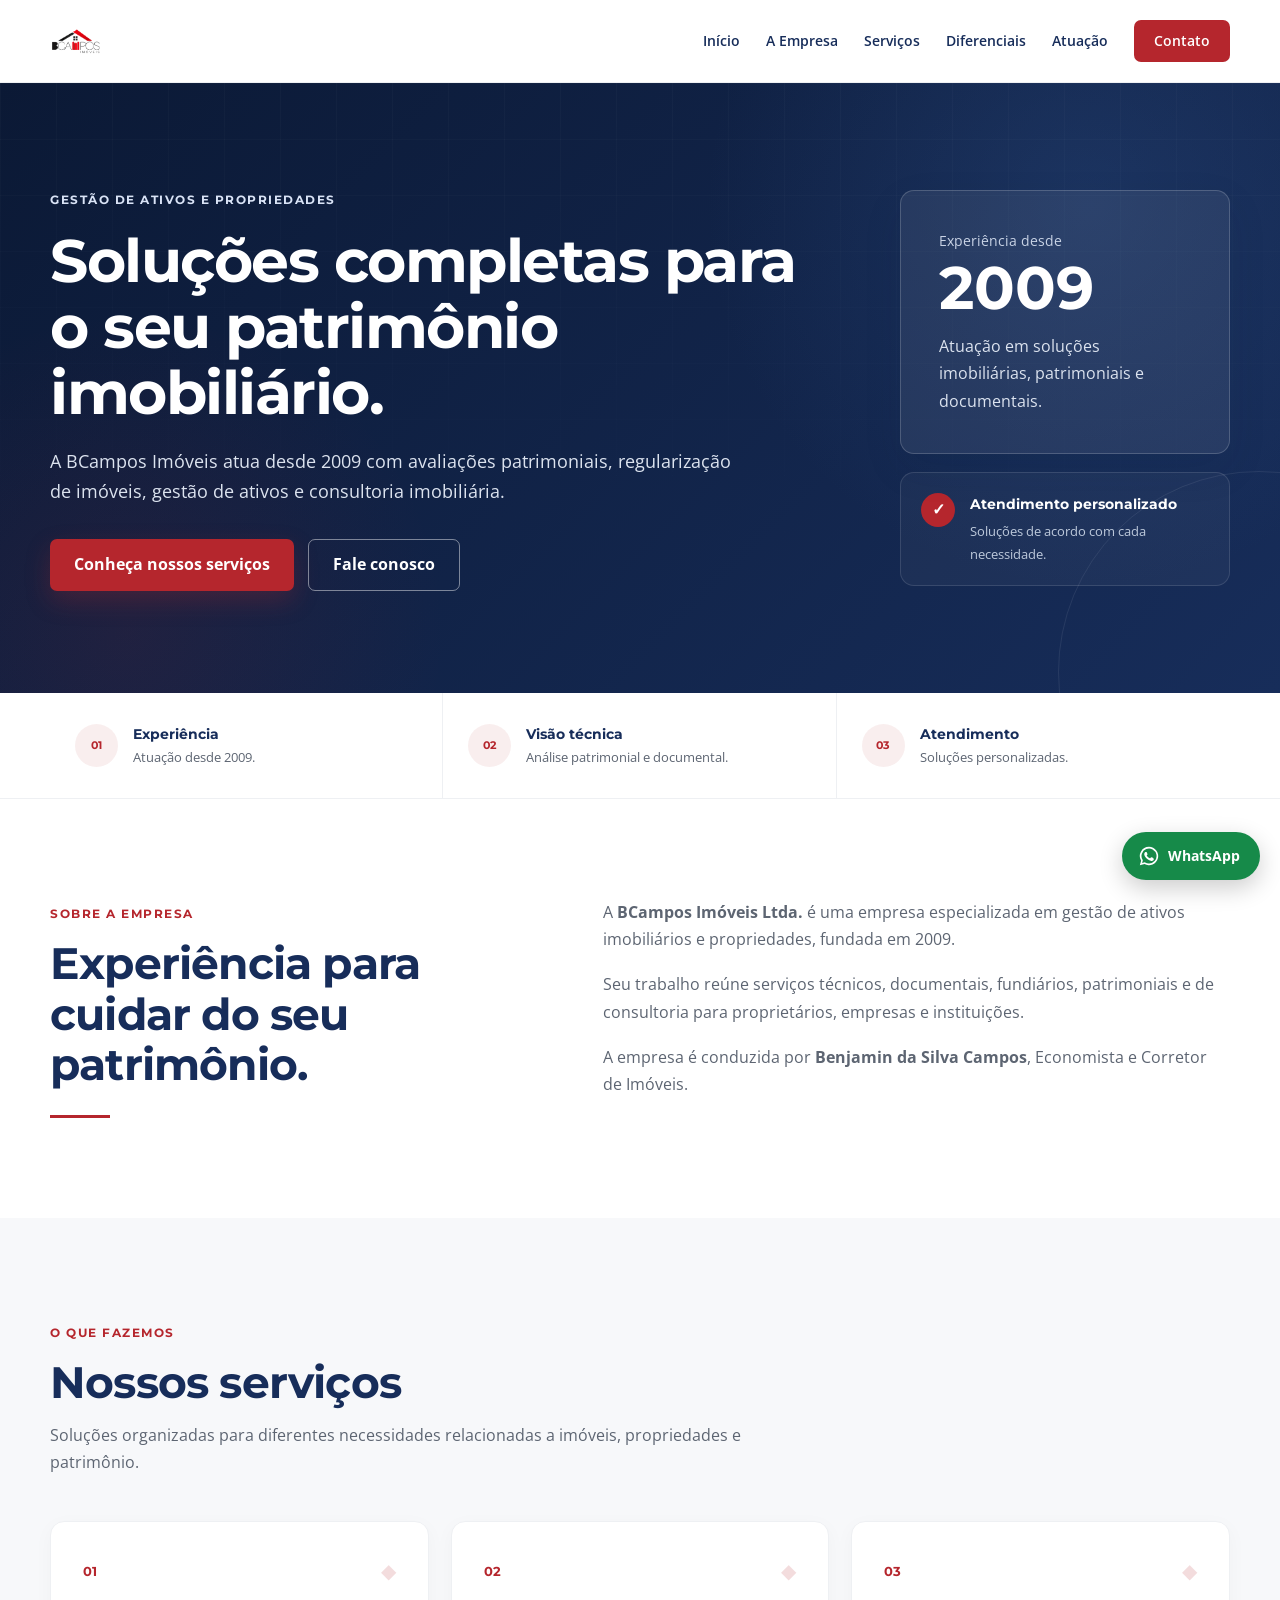
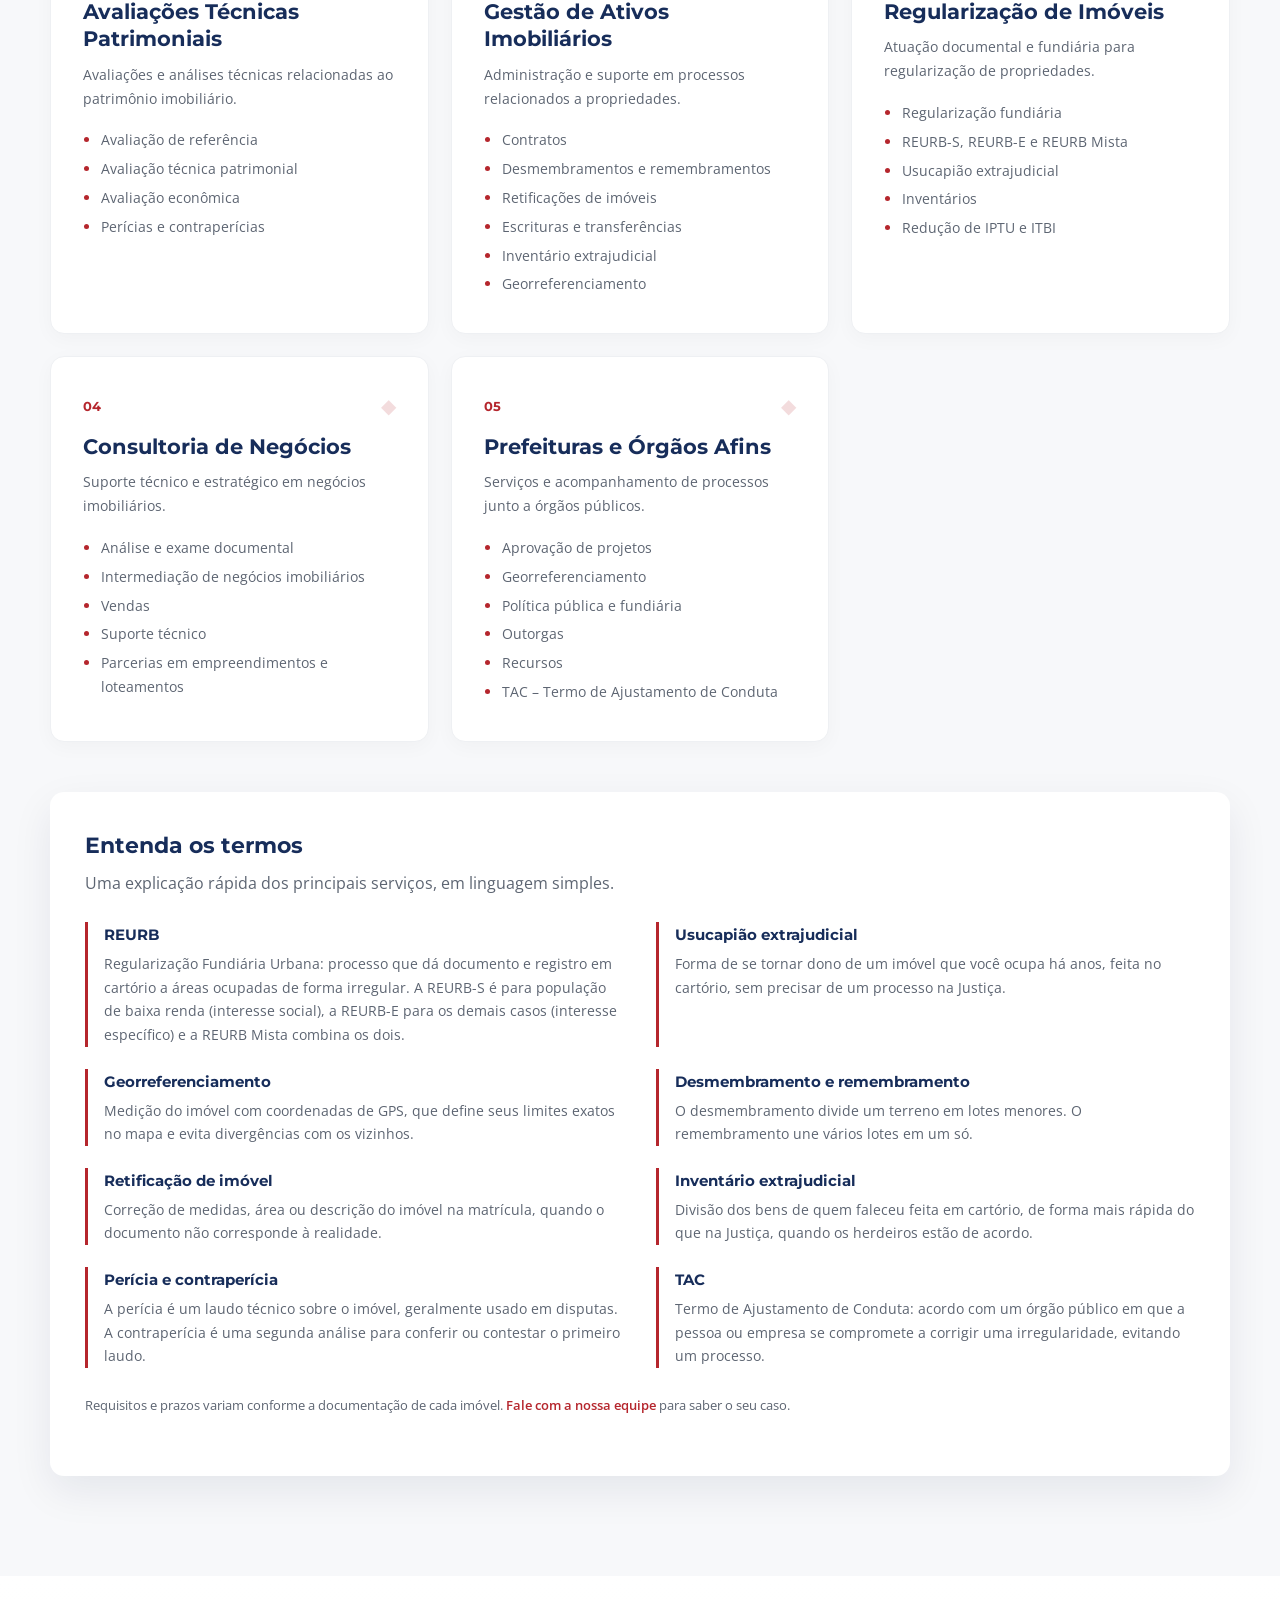
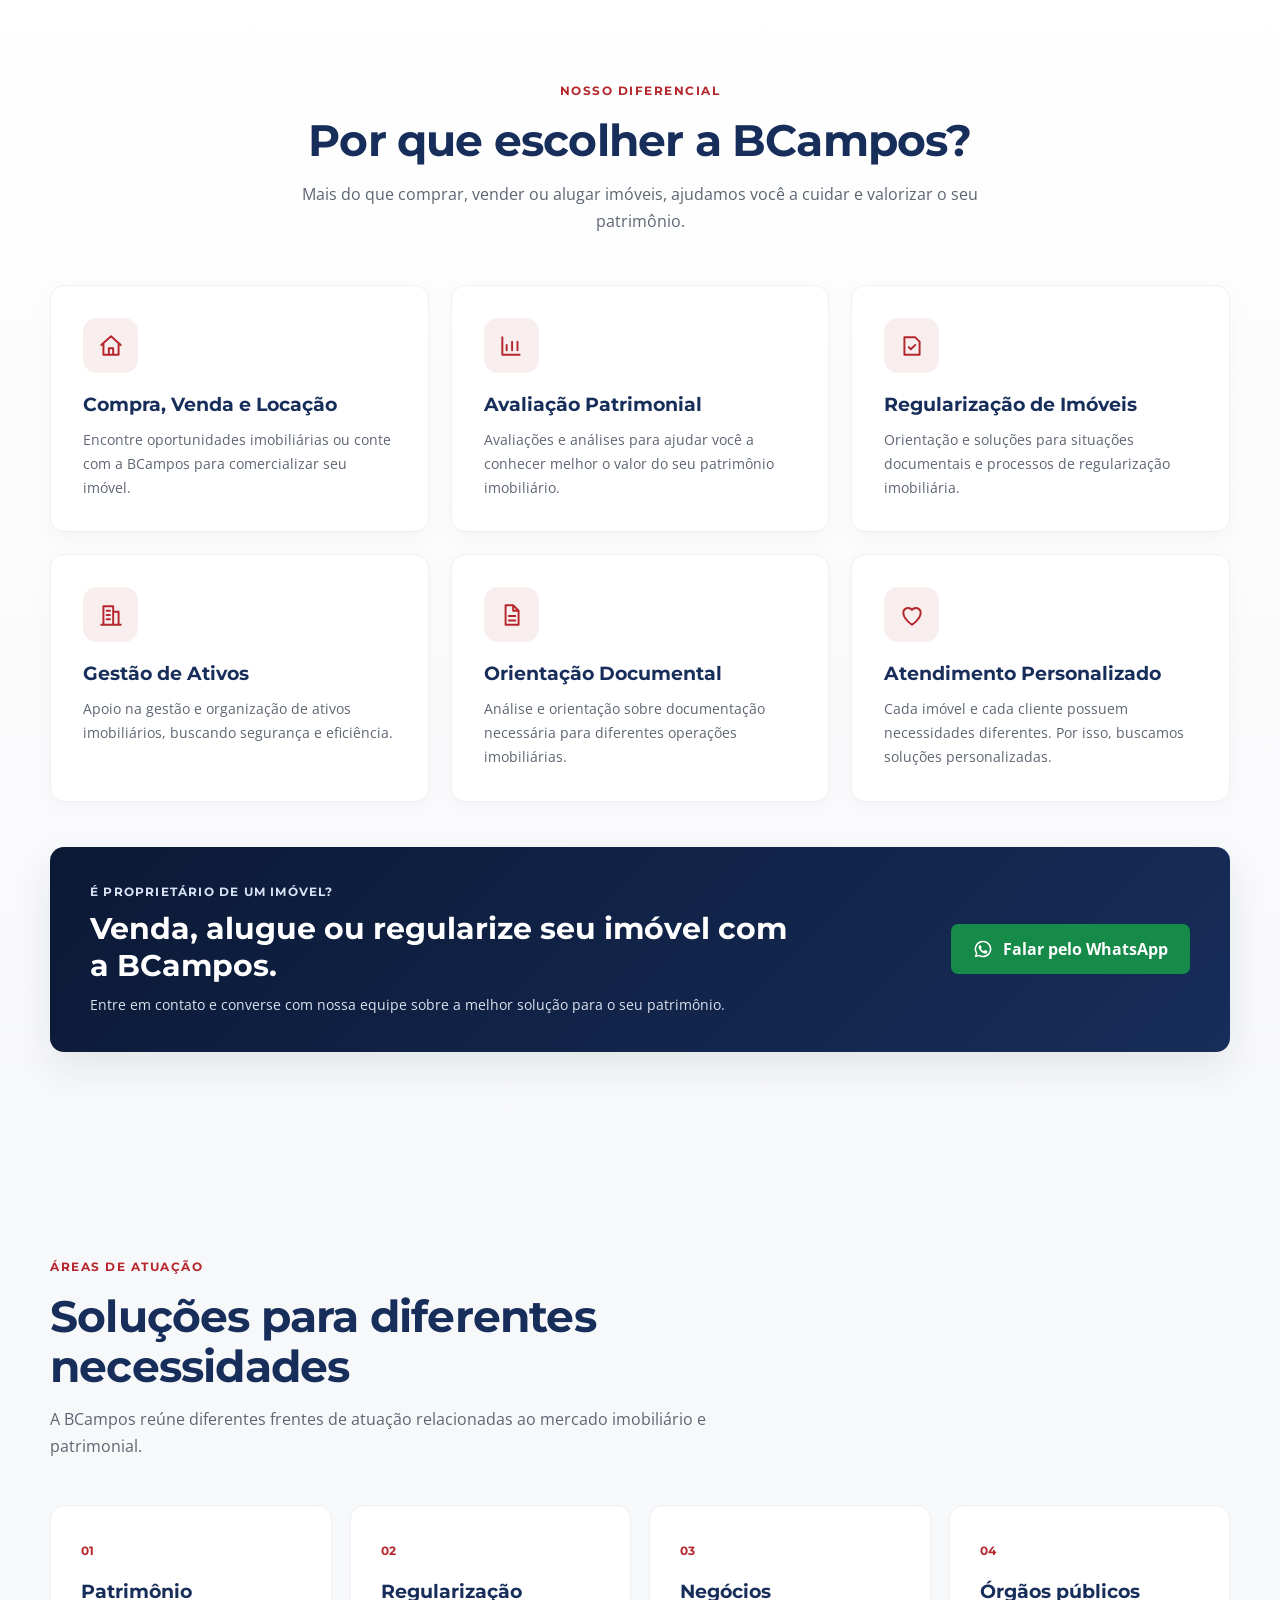
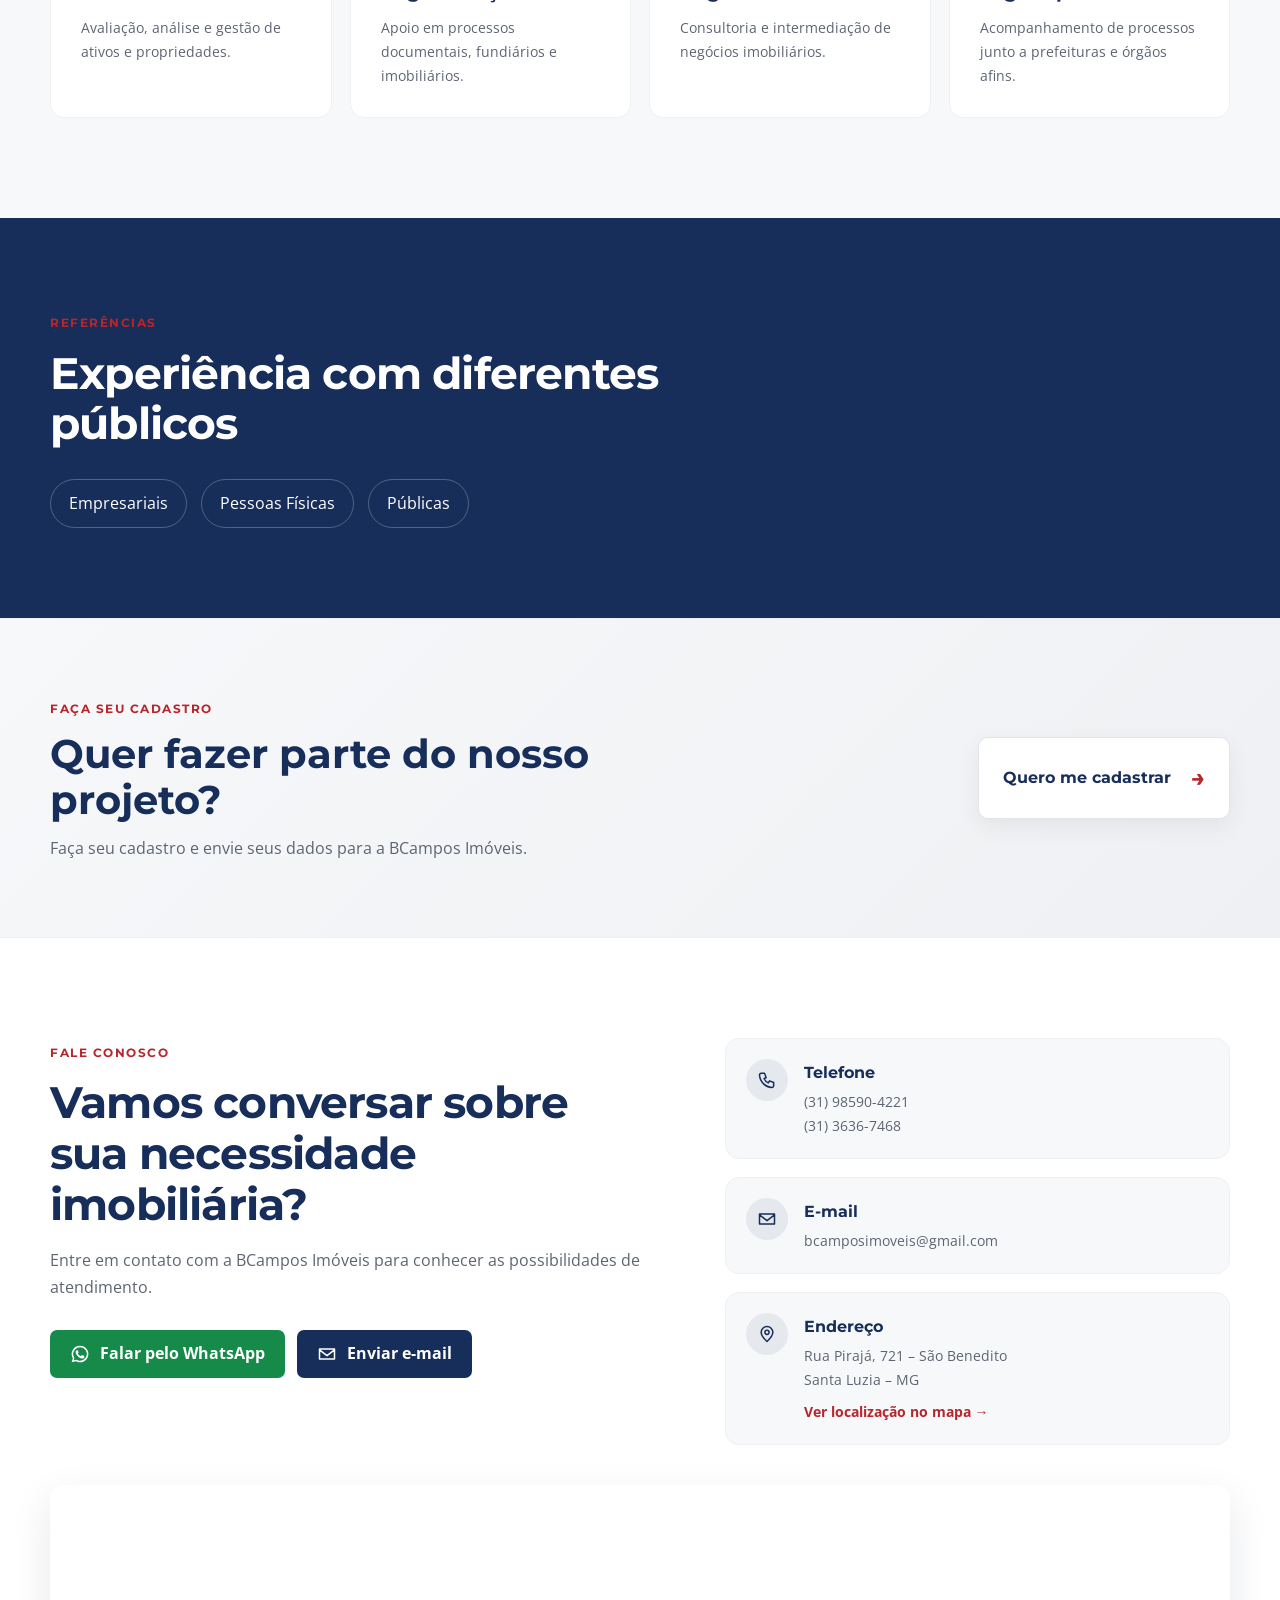
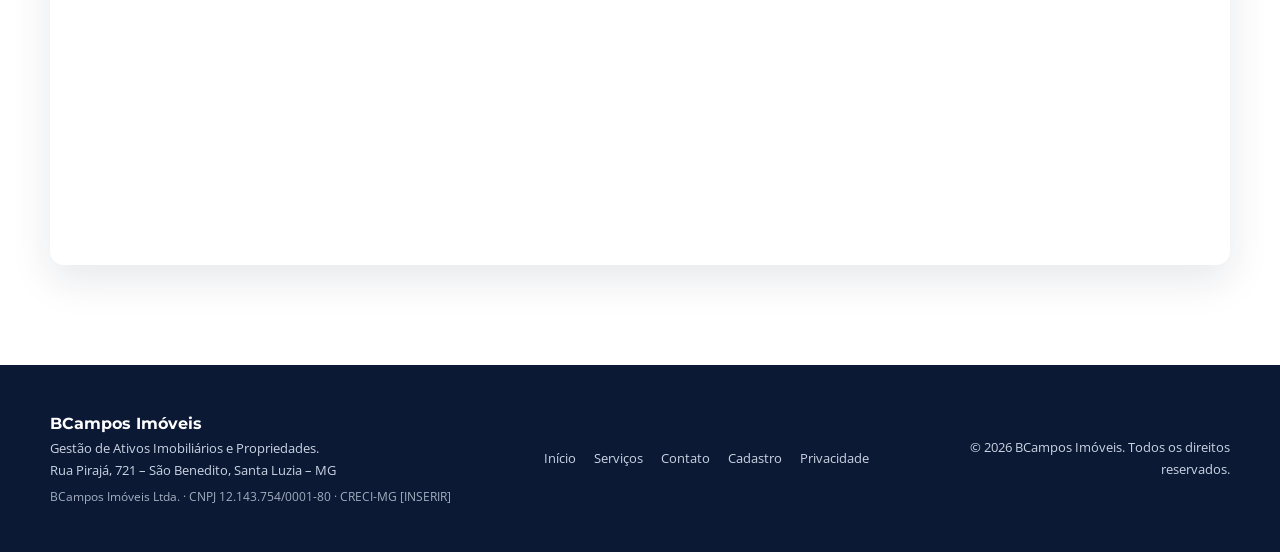
<file: index.html>
<!DOCTYPE html>
<html lang="pt-BR">

<head>
    <meta charset="UTF-8">
    <meta name="viewport" content="width=device-width, initial-scale=1.0">

    <title>BCampos Imóveis | Regularização e Gestão de Imóveis</title>

<meta property="og:site_name" content="BCampos Imóveis">

<script type="application/ld+json">
{
  "@context": "https://schema.org",
  "@type": "WebSite",
  "name": "BCampos Imóveis",
  "alternateName": "BCampos",
  "url": "https://huamdesigner.github.io/bcampos-imoveis-site/"
}
</script>

    <meta name="description"
        content="BCampos Imóveis: gestão de ativos imobiliários, regularização de imóveis, avaliações patrimoniais, REURB, usucapião extrajudicial e consultoria. Atuação desde 2009 em Santa Luzia – MG.">
    <meta name="keywords"
        content="BCampos Imóveis, regularização de imóveis, avaliação patrimonial, gestão de ativos imobiliários, REURB, usucapião extrajudicial, Santa Luzia MG">
    <meta name="author" content="BCampos Imóveis">
    <meta name="robots" content="index, follow">
    <meta name="theme-color" content="#172d5a">
    <meta name="google-site-verification" content="87h_DI5Sgmuj2yhdBnRVHxlVwHHt4s0m5A_cpt6vOzM" />

    <!-- Open Graph (pré-visualização ao compartilhar no WhatsApp/Facebook) -->
    <meta property="og:type" content="website">
    <meta property="og:locale" content="pt_BR">
    <meta property="og:site_name" content="BCampos Imóveis">
    <meta property="og:title" content="BCampos Imóveis | Gestão de Ativos e Regularização de Imóveis">
    <meta property="og:description"
        content="Avaliações patrimoniais, regularização de imóveis, gestão de ativos e consultoria imobiliária desde 2009.">
    <meta property="og:image" content="https://huamdesigner.github.io/bcampos-imoveis-site/imagens/logo.png">
    <meta name="twitter:card" content="summary">

    <link rel="icon" type="image/png" href="imagens/logo.png">

    <!-- Fontes -->
    <link rel="preconnect" href="https://fonts.googleapis.com">
    <link rel="preconnect" href="https://fonts.gstatic.com" crossorigin>
    <link
        href="https://fonts.googleapis.com/css2?family=Montserrat:wght@400;500;600;700;800&family=Open+Sans:wght@400;500;600;700&display=swap"
        rel="stylesheet">

    <link rel="stylesheet" href="css/style.css">

    <!-- Dados estruturados (ajuda o Google a entender a empresa) -->
    <script type="application/ld+json">
    {
      "@context": "https://schema.org",
      "@type": "RealEstateAgent",
      "name": "BCampos Imóveis",
      "foundingDate": "2009",
      "image": "imagens/logo.png",
      "telephone": "+55-31-98590-4221",
      "email": "bcamposimoveis@gmail.com",
      "address": {
        "@type": "PostalAddress",
        "streetAddress": "Rua Pirajá, 721 – São Benedito",
        "addressLocality": "Santa Luzia",
        "addressRegion": "MG",
        "addressCountry": "BR"
      }
    }
    </script>
</head>

<body>

    <a href="#conteudo" class="skip-link">Ir para o conteúdo</a>

    <!-- Ícones reutilizáveis -->
    <svg width="0" height="0" style="position:absolute" aria-hidden="true">
        <symbol id="i-home" viewBox="0 0 24 24"><path d="M3 11l9-8 9 8M5 10v10h14V10M10 20v-6h4v6" fill="none" stroke="currentColor" stroke-width="1.8" stroke-linecap="round" stroke-linejoin="round"/></symbol>
        <symbol id="i-chart" viewBox="0 0 24 24"><path d="M4 20V4M4 20h16M8 16v-5M13 16V8M18 16v-8" fill="none" stroke="currentColor" stroke-width="1.8" stroke-linecap="round" stroke-linejoin="round"/></symbol>
        <symbol id="i-check" viewBox="0 0 24 24"><path d="M9 4h6l4 4v12H5V4h4zM9 13l2 2 4-4" fill="none" stroke="currentColor" stroke-width="1.8" stroke-linecap="round" stroke-linejoin="round"/></symbol>
        <symbol id="i-building" viewBox="0 0 24 24"><path d="M5 21V4h9v17M14 9h5v12M3 21h18M8 8h3M8 12h3M8 16h3" fill="none" stroke="currentColor" stroke-width="1.8" stroke-linecap="round" stroke-linejoin="round"/></symbol>
        <symbol id="i-doc" viewBox="0 0 24 24"><path d="M7 3h7l5 5v13H7zM14 3v5h5M10 13h6M10 17h6" fill="none" stroke="currentColor" stroke-width="1.8" stroke-linecap="round" stroke-linejoin="round"/></symbol>
        <symbol id="i-handshake" viewBox="0 0 24 24"><path d="M12 21s-8-5.2-8-11a4.5 4.5 0 018-2.8A4.5 4.5 0 0120 10c0 5.800-8 11-8 11z" fill="none" stroke="currentColor" stroke-width="1.8" stroke-linecap="round" stroke-linejoin="round"/></symbol>
        <symbol id="i-phone" viewBox="0 0 24 24"><path d="M5 4h4l2 5-2.500 1.500a11 11 0 005 5L15 13l5 2v4a2 2 0 01-2 2A16 16 0 013 6a2 2 0 012-2z" fill="none" stroke="currentColor" stroke-width="1.8" stroke-linejoin="round"/></symbol>
        <symbol id="i-mail" viewBox="0 0 24 24"><path d="M3 6h18v12H3zM3 7l9 7 9-7" fill="none" stroke="currentColor" stroke-width="1.8" stroke-linejoin="round"/></symbol>
        <symbol id="i-pin" viewBox="0 0 24 24"><path d="M12 21s7-6.200 7-11a7 7 0 10-14 0c0 4.800 7 11 7 11z" fill="none" stroke="currentColor" stroke-width="1.8" stroke-linejoin="round"/><circle cx="12" cy="10" r="2.500" fill="none" stroke="currentColor" stroke-width="1.8"/></symbol>
        <symbol id="i-whatsapp" viewBox="0 0 24 24"><path fill="currentColor" d="M12 2a10 10 0 00-8.600 15.100L2 22l5.100-1.300A10 10 0 1012 2zm0 18.200c-1.500 0-3-.4-4.200-1.200l-.3-.2-3 .8.8-2.900-.2-.3A8.200 8.200 0 1112 20.200zm4.500-6.100c-.2-.1-1.500-.7-1.700-.8-.2-.1-.4-.1-.6.100l-.8 1c-.1.200-.3.200-.5.100a6.700 6.700 0 01-3.300-2.900c-.2-.4.200-.4.700-1.300.1-.2 0-.3 0-.5l-.8-1.800c-.2-.5-.4-.4-.6-.4h-.5c-.2 0-.5.100-.7.300-.2.300-.9.900-.9 2.200s.9 2.500 1.100 2.700c.1.200 1.800 2.800 4.400 3.900 1.600.7 2.300.8 3.100.7.500-.1 1.500-.6 1.700-1.200.2-.6.200-1.100.2-1.200-.1-.1-.3-.2-.5-.3z"/></symbol>
    </svg>

    <!-- CABEÇALHO -->
    <header class="header" id="inicio">
        <div class="container header-content">

            <a href="#inicio" class="logo" aria-label="BCampos Imóveis - Início">
                <img src="imagens/logo.png" alt="BCampos Imóveis" width="230" height="52">
            </a>

            <button class="menu-toggle" id="menuToggle" aria-label="Abrir menu" aria-expanded="false"
                aria-controls="nav">☰</button>

            <nav class="nav" id="nav" aria-label="Menu principal">
                <a href="#inicio">Início</a>
                <a href="#empresa">A Empresa</a>
                <a href="#servicos">Serviços</a>
                <a href="#porque-bcampos">Diferenciais</a>
                <a href="#atuacao">Atuação</a>
                <a href="#contato" class="nav-cta">Contato</a>
            </nav>

        </div>
    </header>


    <main id="conteudo">

        <!-- HERO -->
        <section class="hero">
            <div class="container hero-content">

                <div class="hero-text">
                    <span class="eyebrow">GESTÃO DE ATIVOS E PROPRIEDADES</span>

                    <h1>Soluções completas para o seu patrimônio imobiliário.</h1>

                    <p>
                        A BCampos Imóveis atua desde 2009 com avaliações patrimoniais,
                        regularização de imóveis, gestão de ativos e consultoria imobiliária.
                    </p>

                    <div class="hero-buttons">
                        <a href="#servicos" class="btn btn-primary">Conheça nossos serviços</a>
                        <a href="#contato" class="btn btn-outline">Fale conosco</a>
                    </div>
                </div>

                <div class="hero-side">
                    <div class="hero-card">
                        <span>Experiência desde</span>
                        <strong>2009</strong>
                        <p>Atuação em soluções imobiliárias, patrimoniais e documentais.</p>
                    </div>

                    <div class="hero-mini-card">
                        <span class="mini-icon">✓</span>
                        <div>
                            <strong>Atendimento personalizado</strong>
                            <p>Soluções de acordo com cada necessidade.</p>
                        </div>
                    </div>
                </div>

            </div>
        </section>


        <!-- DESTAQUES -->
        <section class="highlights" aria-label="Destaques">
            <div class="container highlights-grid">

                <div class="highlight-item">
                    <span class="highlight-icon">01</span>
                    <div>
                        <strong>Experiência</strong>
                        <p>Atuação desde 2009.</p>
                    </div>
                </div>

                <div class="highlight-item">
                    <span class="highlight-icon">02</span>
                    <div>
                        <strong>Visão técnica</strong>
                        <p>Análise patrimonial e documental.</p>
                    </div>
                </div>

                <div class="highlight-item">
                    <span class="highlight-icon">03</span>
                    <div>
                        <strong>Atendimento</strong>
                        <p>Soluções personalizadas.</p>
                    </div>
                </div>

            </div>
        </section>


        <!-- EMPRESA -->
        <section class="section" id="empresa">
            <div class="container two-columns">

                <div class="reveal">
                    <span class="section-label">SOBRE A EMPRESA</span>
                    <h2>Experiência para cuidar do seu patrimônio.</h2>
                    <div class="section-line"></div>
                </div>

                <div class="reveal">
                    <p>
                        A <strong>BCampos Imóveis Ltda.</strong> é uma empresa especializada em
                        gestão de ativos imobiliários e propriedades, fundada em 2009.
                    </p>
                    <p>
                        Seu trabalho reúne serviços técnicos, documentais, fundiários,
                        patrimoniais e de consultoria para proprietários, empresas e instituições.
                    </p>
                    <p>
                        A empresa é conduzida por <strong>Benjamin da Silva Campos</strong>,
                        Economista e Corretor de Imóveis.
                    </p>
                </div>

            </div>
        </section>


        <!-- SERVIÇOS -->
        <section class="section section-light" id="servicos">
            <div class="container">

                <div class="section-heading reveal">
                    <span class="section-label">O QUE FAZEMOS</span>
                    <h2>Nossos serviços</h2>
                    <p>
                        Soluções organizadas para diferentes necessidades relacionadas a
                        imóveis, propriedades e patrimônio.
                    </p>
                </div>

                <div class="services-grid">

                    <article class="service-card reveal">
                        <div class="service-top">
                            <div class="service-number">01</div>
                            <span class="service-symbol" aria-hidden="true">◆</span>
                        </div>
                        <h3>Avaliações Técnicas Patrimoniais</h3>
                        <p>Avaliações e análises técnicas relacionadas ao patrimônio imobiliário.</p>
                        <ul>
                            <li>Avaliação de referência</li>
                            <li>Avaliação técnica patrimonial</li>
                            <li>Avaliação econômica</li>
                            <li>Perícias e contraperícias</li>
                        </ul>
                    </article>

                    <article class="service-card reveal">
                        <div class="service-top">
                            <div class="service-number">02</div>
                            <span class="service-symbol" aria-hidden="true">◆</span>
                        </div>
                        <h3>Gestão de Ativos Imobiliários</h3>
                        <p>Administração e suporte em processos relacionados a propriedades.</p>
                        <ul>
                            <li>Contratos</li>
                            <li>Desmembramentos e remembramentos</li>
                            <li>Retificações de imóveis</li>
                            <li>Escrituras e transferências</li>
                            <li>Inventário extrajudicial</li>
                            <li>Georreferenciamento</li>
                        </ul>
                    </article>

                    <article class="service-card reveal">
                        <div class="service-top">
                            <div class="service-number">03</div>
                            <span class="service-symbol" aria-hidden="true">◆</span>
                        </div>
                        <h3>Regularização de Imóveis</h3>
                        <p>Atuação documental e fundiária para regularização de propriedades.</p>
                        <ul>
                            <li>Regularização fundiária</li>
                            <li>REURB-S, REURB-E e REURB Mista</li>
                            <li>Usucapião extrajudicial</li>
                            <li>Inventários</li>
                            <li>Redução de IPTU e ITBI</li>
                        </ul>
                    </article>

                    <article class="service-card reveal">
                        <div class="service-top">
                            <div class="service-number">04</div>
                            <span class="service-symbol" aria-hidden="true">◆</span>
                        </div>
                        <h3>Consultoria de Negócios</h3>
                        <p>Suporte técnico e estratégico em negócios imobiliários.</p>
                        <ul>
                            <li>Análise e exame documental</li>
                            <li>Intermediação de negócios imobiliários</li>
                            <li>Vendas</li>
                            <li>Suporte técnico</li>
                            <li>Parcerias em empreendimentos e loteamentos</li>
                        </ul>
                    </article>

                    <article class="service-card reveal">
                        <div class="service-top">
                            <div class="service-number">05</div>
                            <span class="service-symbol" aria-hidden="true">◆</span>
                        </div>
                        <h3>Prefeituras e Órgãos Afins</h3>
                        <p>Serviços e acompanhamento de processos junto a órgãos públicos.</p>
                        <ul>
                            <li>Aprovação de projetos</li>
                            <li>Georreferenciamento</li>
                            <li>Política pública e fundiária</li>
                            <li>Outorgas</li>
                            <li>Recursos</li>
                            <li>TAC – Termo de Ajustamento de Conduta</li>
                        </ul>
                    </article>

                </div>


                <!-- ENTENDA OS TERMOS -->

                <style>
                    .glossary {
                        margin-top: 50px;
                        padding: 35px;
                        background: #ffffff;
                        border-radius: 14px;
                        box-shadow: 0 15px 40px rgba(13, 28, 59, 0.08);
                    }

                    .glossary h3 {
                        margin-bottom: 6px;
                        color: #172d5a;
                        font-family: "Montserrat", sans-serif;
                        font-size: 22px;
                    }

                    .glossary > p {
                        margin-bottom: 25px;
                        color: #5d6572;
                    }

                    .glossary-grid {
                        display: grid;
                        grid-template-columns: repeat(2, 1fr);
                        gap: 22px 32px;
                    }

                    .glossary-item {
                        padding-left: 16px;
                        border-left: 3px solid #b5262d;
                    }

                    .glossary-item strong {
                        display: block;
                        margin-bottom: 4px;
                        color: #172d5a;
                        font-family: "Montserrat", sans-serif;
                        font-size: 15px;
                    }

                    .glossary-item p {
                        margin: 0;
                        color: #5d6572;
                        font-size: 14px;
                    }

                    .glossary-note {
                        margin-top: 26px;
                        color: #777f8c;
                        font-size: 13px;
                    }

                    .glossary-note a {
                        color: #b5262d;
                        font-weight: 600;
                    }

                    @media (max-width: 768px) {
                        .glossary {
                            padding: 24px 20px;
                        }

                        .glossary-grid {
                            grid-template-columns: 1fr;
                        }
                    }
                </style>

                <div class="glossary reveal">

                    <h3>Entenda os termos</h3>

                    <p>
                        Uma explicação rápida dos principais serviços,
                        em linguagem simples.
                    </p>

                    <div class="glossary-grid">

                        <div class="glossary-item">
                            <strong>REURB</strong>
                            <p>
                                Regularização Fundiária Urbana: processo que dá
                                documento e registro em cartório a áreas ocupadas
                                de forma irregular. A REURB-S é para população de
                                baixa renda (interesse social), a REURB-E para os
                                demais casos (interesse específico) e a REURB Mista
                                combina os dois.
                            </p>
                        </div>

                        <div class="glossary-item">
                            <strong>Usucapião extrajudicial</strong>
                            <p>
                                Forma de se tornar dono de um imóvel que você ocupa
                                há anos, feita no cartório, sem precisar de um
                                processo na Justiça.
                            </p>
                        </div>

                        <div class="glossary-item">
                            <strong>Georreferenciamento</strong>
                            <p>
                                Medição do imóvel com coordenadas de GPS, que define
                                seus limites exatos no mapa e evita divergências
                                com os vizinhos.
                            </p>
                        </div>

                        <div class="glossary-item">
                            <strong>Desmembramento e remembramento</strong>
                            <p>
                                O desmembramento divide um terreno em lotes menores.
                                O remembramento une vários lotes em um só.
                            </p>
                        </div>

                        <div class="glossary-item">
                            <strong>Retificação de imóvel</strong>
                            <p>
                                Correção de medidas, área ou descrição do imóvel na
                                matrícula, quando o documento não corresponde à
                                realidade.
                            </p>
                        </div>

                        <div class="glossary-item">
                            <strong>Inventário extrajudicial</strong>
                            <p>
                                Divisão dos bens de quem faleceu feita em cartório,
                                de forma mais rápida do que na Justiça, quando os
                                herdeiros estão de acordo.
                            </p>
                        </div>

                        <div class="glossary-item">
                            <strong>Perícia e contraperícia</strong>
                            <p>
                                A perícia é um laudo técnico sobre o imóvel,
                                geralmente usado em disputas. A contraperícia é uma
                                segunda análise para conferir ou contestar o
                                primeiro laudo.
                            </p>
                        </div>

                        <div class="glossary-item">
                            <strong>TAC</strong>
                            <p>
                                Termo de Ajustamento de Conduta: acordo com um órgão
                                público em que a pessoa ou empresa se compromete a
                                corrigir uma irregularidade, evitando um processo.
                            </p>
                        </div>

                    </div>

                    <p class="glossary-note">
                        Requisitos e prazos variam conforme a documentação de
                        cada imóvel.
                        <a href="#contato">Fale com a nossa equipe</a>
                        para saber o seu caso.
                    </p>

                </div>

            </div>
        </section>


        <!-- DIFERENCIAIS -->
        <section id="porque-bcampos" class="porque-bcampos">
            <div class="container">

                <div class="section-header reveal">
                    <span class="section-label">NOSSO DIFERENCIAL</span>
                    <h2>Por que escolher a BCampos?</h2>
                    <p>
                        Mais do que comprar, vender ou alugar imóveis, ajudamos você a
                        cuidar e valorizar o seu patrimônio.
                    </p>
                </div>

                <div class="porque-grid">

                    <div class="porque-card reveal">
                        <div class="porque-icon"><svg aria-hidden="true"><use href="#i-home"/></svg></div>
                        <h3>Compra, Venda e Locação</h3>
                        <p>Encontre oportunidades imobiliárias ou conte com a BCampos para comercializar seu imóvel.</p>
                    </div>

                    <div class="porque-card reveal">
                        <div class="porque-icon"><svg aria-hidden="true"><use href="#i-chart"/></svg></div>
                        <h3>Avaliação Patrimonial</h3>
                        <p>Avaliações e análises para ajudar você a conhecer melhor o valor do seu patrimônio imobiliário.</p>
                    </div>

                    <div class="porque-card reveal">
                        <div class="porque-icon"><svg aria-hidden="true"><use href="#i-check"/></svg></div>
                        <h3>Regularização de Imóveis</h3>
                        <p>Orientação e soluções para situações documentais e processos de regularização imobiliária.</p>
                    </div>

                    <div class="porque-card reveal">
                        <div class="porque-icon"><svg aria-hidden="true"><use href="#i-building"/></svg></div>
                        <h3>Gestão de Ativos</h3>
                        <p>Apoio na gestão e organização de ativos imobiliários, buscando segurança e eficiência.</p>
                    </div>

                    <div class="porque-card reveal">
                        <div class="porque-icon"><svg aria-hidden="true"><use href="#i-doc"/></svg></div>
                        <h3>Orientação Documental</h3>
                        <p>Análise e orientação sobre documentação necessária para diferentes operações imobiliárias.</p>
                    </div>

                    <div class="porque-card reveal">
                        <div class="porque-icon"><svg aria-hidden="true"><use href="#i-handshake"/></svg></div>
                        <h3>Atendimento Personalizado</h3>
                        <p>Cada imóvel e cada cliente possuem necessidades diferentes. Por isso, buscamos soluções personalizadas.</p>
                    </div>

                </div>

                <div class="porque-cta reveal">
                    <div>
                        <span>É proprietário de um imóvel?</span>
                        <h3>Venda, alugue ou regularize seu imóvel com a BCampos.</h3>
                        <p>Entre em contato e converse com nossa equipe sobre a melhor solução para o seu patrimônio.</p>
                    </div>

                    <a href="https://wa.me/5531985904221?text=Ol%C3%A1%21%20Gostaria%20de%20conhecer%20melhor%20os%20servi%C3%A7os%20da%20BCampos%20Im%C3%B3veis%20e%20conversar%20com%20um%20corretor."
                        class="btn-whatsapp" target="_blank" rel="noopener noreferrer">
                        <svg aria-hidden="true"><use href="#i-whatsapp"/></svg>
                        Falar pelo WhatsApp
                    </a>
                </div>

            </div>
        </section>


        <!-- ÁREAS DE ATUAÇÃO -->
        <section class="section areas-section" id="atuacao">
            <div class="container">

                <div class="section-heading reveal">
                    <span class="section-label">ÁREAS DE ATUAÇÃO</span>
                    <h2>Soluções para diferentes necessidades</h2>
                    <p>
                        A BCampos reúne diferentes frentes de atuação relacionadas ao
                        mercado imobiliário e patrimonial.
                    </p>
                </div>

                <div class="areas-grid">

                    <div class="area-card reveal">
                        <span>01</span>
                        <h3>Patrimônio</h3>
                        <p>Avaliação, análise e gestão de ativos e propriedades.</p>
                    </div>

                    <div class="area-card reveal">
                        <span>02</span>
                        <h3>Regularização</h3>
                        <p>Apoio em processos documentais, fundiários e imobiliários.</p>
                    </div>

                    <div class="area-card reveal">
                        <span>03</span>
                        <h3>Negócios</h3>
                        <p>Consultoria e intermediação de negócios imobiliários.</p>
                    </div>

                    <div class="area-card reveal">
                        <span>04</span>
                        <h3>Órgãos públicos</h3>
                        <p>Acompanhamento de processos junto a prefeituras e órgãos afins.</p>
                    </div>

                </div>
            </div>
        </section>


        <!-- REFERÊNCIAS -->
        <section class="references">
            <div class="container">
                <span class="section-label">REFERÊNCIAS</span>
                <h2>Experiência com diferentes públicos</h2>

                <div class="reference-list">
                    <span>Empresariais</span>
                    <span>Pessoas Físicas</span>
                    <span>Públicas</span>
                </div>
            </div>
        </section>


        <!-- CADASTRO -->
        <section class="registration-section">
            <div class="container registration-content">

                <div>
                    <span class="section-label">FAÇA SEU CADASTRO</span>
                    <h2>Quer fazer parte do nosso projeto?</h2>
                    <p>Faça seu cadastro e envie seus dados para a BCampos Imóveis.</p>
                </div>

                <div>
                    <a href="cadastro.html" class="registration-button">
                        <span>Quero me cadastrar</span>
                        <strong aria-hidden="true">→</strong>
                    </a>
                </div>

            </div>
        </section>


        <!-- CONTATO -->
        <section class="section contact-section" id="contato">
            <div class="container contact-grid">

                <div class="reveal">
                    <span class="section-label">FALE CONOSCO</span>
                    <h2>Vamos conversar sobre sua necessidade imobiliária?</h2>
                    <p>Entre em contato com a BCampos Imóveis para conhecer as possibilidades de atendimento.</p>

                    <div class="contact-buttons">

<a href="https://wa.me/5531985904221?text=Ol%C3%A1%21%20Gostaria%20de%20conhecer%20melhor%20os%20servi%C3%A7os%20da%20BCampos%20Im%C3%B3veis%20e%20conversar%20com%20um%20corretor."
target="_blank"
rel="noopener noreferrer"
   class="contact-button whatsapp-button">
    <svg aria-hidden="true"><use href="#i-whatsapp"/></svg>
    Falar pelo WhatsApp
</a>


                        <a href="mailto:bcamposimoveis@gmail.com" class="contact-button email-button">
                            <svg aria-hidden="true"><use href="#i-mail"/></svg>
                            Enviar e-mail
                        </a>
                    </div>
                </div>

                <div class="contact-info reveal">

                    <div class="contact-box">
                        <span class="contact-icon"><svg aria-hidden="true"><use href="#i-phone"/></svg></span>
                        <div>
                            <strong>Telefone</strong>
                            <a href="tel:+5531985904221">(31) 98590-4221</a>
                            <a href="tel:+553136367468">(31) 3636-7468</a>
                        </div>
                    </div>

                    <div class="contact-box">
                        <span class="contact-icon"><svg aria-hidden="true"><use href="#i-mail"/></svg></span>
                        <div>
                            <strong>E-mail</strong>
                            <a href="mailto:bcamposimoveis@gmail.com">bcamposimoveis@gmail.com</a>
                        </div>
                    </div>

                    <div class="contact-box">
                        <span class="contact-icon"><svg aria-hidden="true"><use href="#i-pin"/></svg></span>
                        <div>
                            <strong>Endereço</strong>
                            <p>Rua Pirajá, 721 – São Benedito<br>Santa Luzia – MG</p>
                            <a class="map-link"
                                href="https://www.google.com/maps/search/?api=1&query=Rua+Pirajá+721+São+Benedito+Santa+Luzia+MG"
                                target="_blank" rel="noopener noreferrer">
                                Ver localização no mapa →
                            </a>
                        </div>
                    </div>

                </div>

            </div>
                        </div>


                <!-- MAPA -->

                <style>
                    .contact-map {
                        margin-top: 40px;
                        border-radius: 14px;
                        overflow: hidden;
                        box-shadow: 0 15px 40px rgba(13, 28, 59, 0.10);
                    }

                    .contact-map iframe {
                        display: block;
                        width: 100%;
                        height: 380px;
                        border: 0;
                    }

                    @media (max-width: 768px) {
                        .contact-map iframe {
                            height: 300px;
                        }
                    }
                </style>

                <div class="container">
                    <div class="contact-map reveal">
                        <iframe
                            title="Localização da BCampos Imóveis em Santa Luzia - MG"
                            src="https://www.google.com/maps?q=Rua+Pirajá+721+São+Benedito+Santa+Luzia+MG&output=embed"
                            loading="lazy"
                            referrerpolicy="no-referrer-when-downgrade"
                            allowfullscreen>
                        </iframe>
                    </div>
                </div>

        </section>

    </main>


    <!-- RODAPÉ -->
    <footer class="footer">
        <div class="container footer-content">

            <div>
                <strong>BCampos Imóveis</strong>
                <p>Gestão de Ativos Imobiliários e Propriedades.</p>
                <p>Rua Pirajá, 721 – São Benedito, Santa Luzia – MG</p>
                <p class="footer-legal" style="margin-top: 6px; font-size: 12px; opacity: 0.8;">
                    BCampos Imóveis Ltda. · CNPJ 12.143.754/0001-80 · CRECI-MG [INSERIR]
                </p>
            </div>

            <nav class="footer-links" aria-label="Links do rodapé">
                <a href="#inicio">Início</a>
                <a href="#servicos">Serviços</a>
                <a href="#contato">Contato</a>
                <a href="cadastro.html">Cadastro</a>
                <a href="privacidade.html">Privacidade</a>
            </nav>

            <p class="footer-copy">
                © <span id="year">2026</span> BCampos Imóveis. Todos os direitos reservados.
            </p>

        </div>
    </footer>


    <!-- BOTÃO WHATSAPP FLUTUANTE -->

<a class="whatsapp" href="https://wa.me/5531985904221?text=Ol%C3%A1%21%20Gostaria%20de%20conhecer%20melhor%20os%20servi%C3%A7os%20da%20BCampos%20Im%C3%B3veis%20e%20conversar%20com%20um%20corretor." target="_blank" rel="noopener noreferrer"
        aria-label="Falar com a BCampos pelo WhatsApp">
    <svg aria-hidden="true"><use href="#i-whatsapp"/></svg>
    <span>WhatsApp</span>
</a>


    <script src="js/script.js"></script>

</body>

</html>
</file>
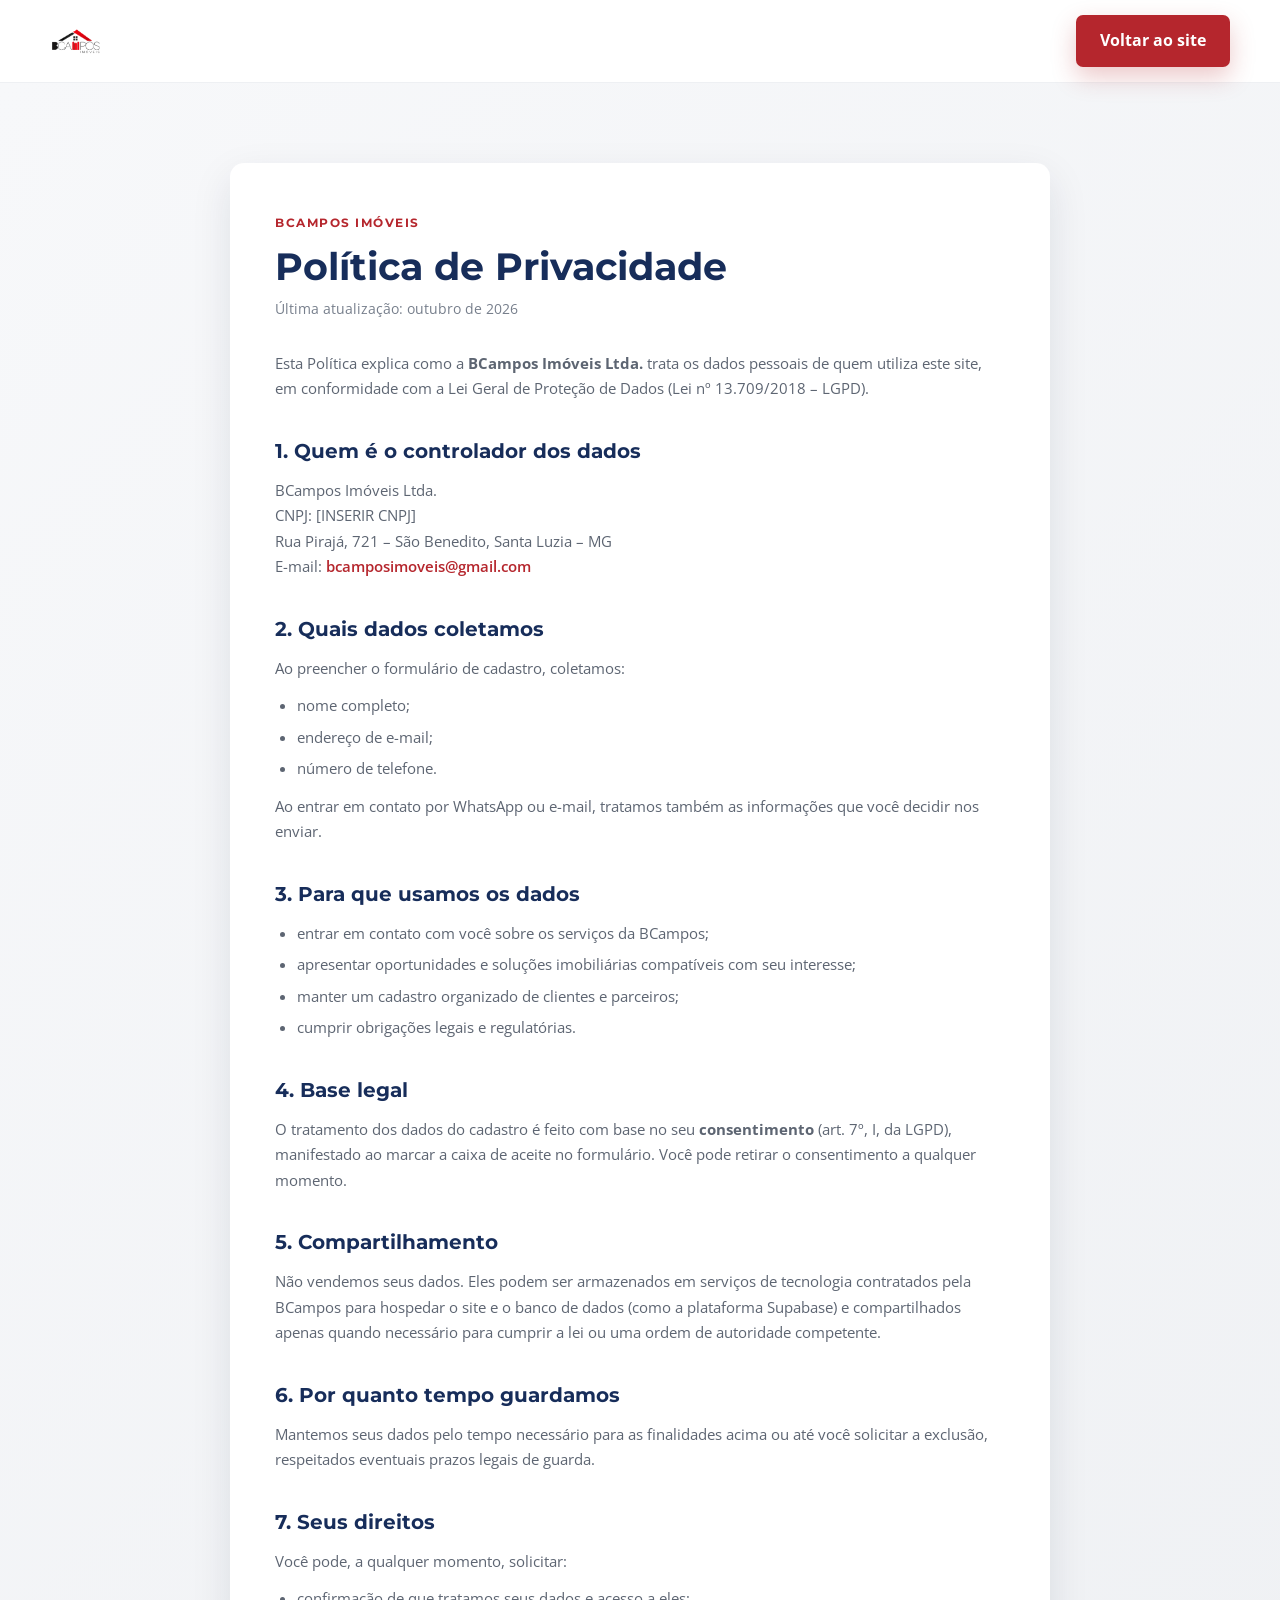
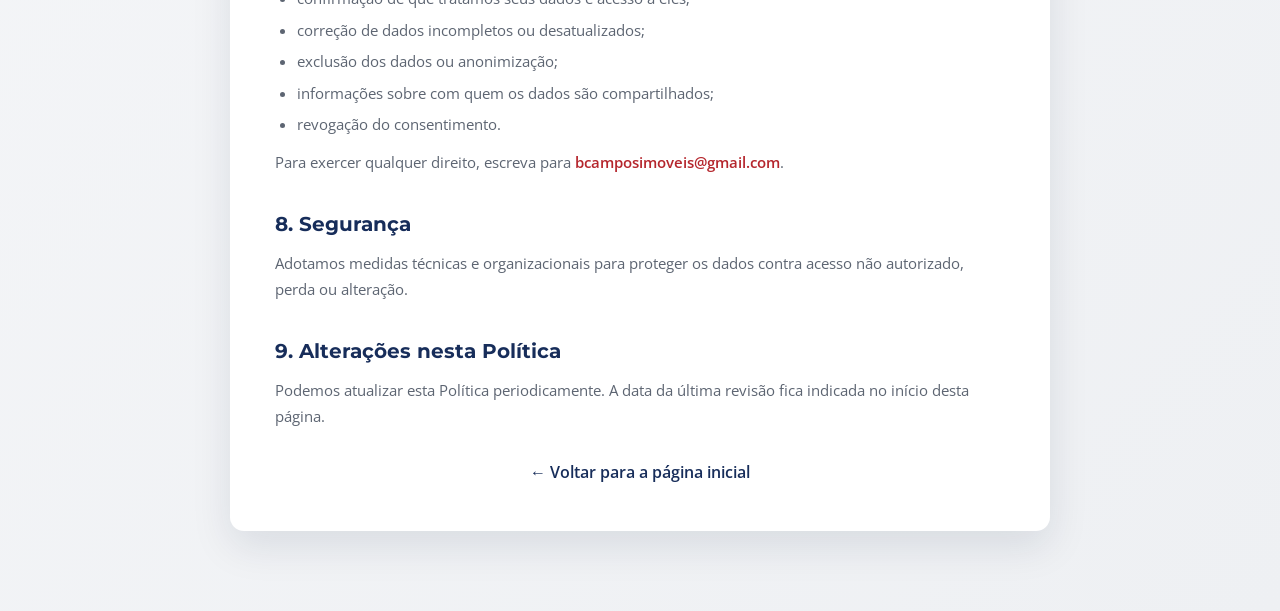
<file: privacidade.html>
<!DOCTYPE html>
<html lang="pt-BR">

<head>
    <meta charset="UTF-8">
    <meta name="viewport" content="width=device-width, initial-scale=1.0">
    <meta name="description" content="Política de Privacidade da BCampos Imóveis: como coletamos, usamos e protegemos seus dados pessoais, conforme a LGPD.">
    <meta name="robots" content="index, follow">
    <link rel="icon" type="image/png" href="imagens/logo.png">

    <title>Política de Privacidade | BCampos Imóveis</title>

    <link rel="preconnect" href="https://fonts.googleapis.com">
    <link rel="preconnect" href="https://fonts.gstatic.com" crossorigin>
    <link href="https://fonts.googleapis.com/css2?family=Montserrat:wght@500;600;700&family=Open+Sans:wght@400;500;600&display=swap" rel="stylesheet">

    <link rel="stylesheet" href="css/style.css">

    <style>
        .privacidade-page {
            padding: 80px 0;
            background: linear-gradient(135deg, #f7f8fa, #eef0f3);
        }

        .privacidade-box {
            max-width: 820px;
            margin: 0 auto;
            padding: 45px;
            background: #ffffff;
            border-radius: 14px;
            box-shadow: 0 15px 40px rgba(13, 28, 59, 0.10);
        }

        .privacidade-box h1 {
            margin: 10px 0 8px;
            color: #172d5a;
            font-family: "Montserrat", sans-serif;
            font-size: clamp(28px, 4vw, 38px);
            line-height: 1.15;
        }

        .privacidade-box .atualizacao {
            margin-bottom: 30px;
            color: #777f8c;
            font-size: 14px;
        }

        .privacidade-box h2 {
            margin: 32px 0 10px;
            color: #172d5a;
            font-family: "Montserrat", sans-serif;
            font-size: 20px;
        }

        .privacidade-box p,
        .privacidade-box li {
            color: #5d6572;
            font-size: 15px;
        }

        .privacidade-box p {
            margin-bottom: 12px;
        }

        .privacidade-box ul {
            margin: 0 0 12px;
            padding-left: 22px;
        }

        .privacidade-box li {
            margin-bottom: 6px;
        }

        .privacidade-box a {
            color: #b5262d;
            font-weight: 600;
        }

        .voltar-privacidade {
            display: block;
            width: fit-content;
            margin: 30px auto 0;
            color: #172d5a !important;
            font-weight: 700;
        }

        @media (max-width: 600px) {
            .privacidade-page {
                padding: 45px 0;
            }

            .privacidade-box {
                padding: 26px 20px;
            }
        }
    </style>
</head>

<body>

    <header class="header">
        <div class="container header-content">

            <a href="index.html" class="logo" aria-label="BCampos Imóveis - Início">
                <img src="imagens/logo.png" alt="BCampos Imóveis">
            </a>

            <a href="index.html" class="btn btn-primary">
                Voltar ao site
            </a>

        </div>
    </header>

    <main class="privacidade-page">
        <div class="container">

            <article class="privacidade-box">

                <span class="section-label">BCAMPOS IMÓVEIS</span>

                <h1>Política de Privacidade</h1>

                <p class="atualizacao">Última atualização: outubro de 2026</p>

                <p>
                    Esta Política explica como a <strong>BCampos Imóveis Ltda.</strong>
                    trata os dados pessoais de quem utiliza este site, em conformidade
                    com a Lei Geral de Proteção de Dados (Lei nº 13.709/2018 – LGPD).
                </p>

                <h2>1. Quem é o controlador dos dados</h2>
                <p>
                    BCampos Imóveis Ltda.<br>
                    CNPJ: [INSERIR CNPJ]<br>
                    Rua Pirajá, 721 – São Benedito, Santa Luzia – MG<br>
                    E-mail: <a href="mailto:bcamposimoveis@gmail.com">bcamposimoveis@gmail.com</a>
                </p>

                <h2>2. Quais dados coletamos</h2>
                <p>Ao preencher o formulário de cadastro, coletamos:</p>
                <ul>
                    <li>nome completo;</li>
                    <li>endereço de e-mail;</li>
                    <li>número de telefone.</li>
                </ul>
                <p>
                    Ao entrar em contato por WhatsApp ou e-mail, tratamos também as
                    informações que você decidir nos enviar.
                </p>

                <h2>3. Para que usamos os dados</h2>
                <ul>
                    <li>entrar em contato com você sobre os serviços da BCampos;</li>
                    <li>apresentar oportunidades e soluções imobiliárias compatíveis com seu interesse;</li>
                    <li>manter um cadastro organizado de clientes e parceiros;</li>
                    <li>cumprir obrigações legais e regulatórias.</li>
                </ul>

                <h2>4. Base legal</h2>
                <p>
                    O tratamento dos dados do cadastro é feito com base no seu
                    <strong>consentimento</strong> (art. 7º, I, da LGPD), manifestado
                    ao marcar a caixa de aceite no formulário. Você pode retirar o
                    consentimento a qualquer momento.
                </p>

                <h2>5. Compartilhamento</h2>
                <p>
                    Não vendemos seus dados. Eles podem ser armazenados em serviços de
                    tecnologia contratados pela BCampos para hospedar o site e o banco
                    de dados (como a plataforma Supabase) e compartilhados apenas quando
                    necessário para cumprir a lei ou uma ordem de autoridade competente.
                </p>

                <h2>6. Por quanto tempo guardamos</h2>
                <p>
                    Mantemos seus dados pelo tempo necessário para as finalidades acima
                    ou até você solicitar a exclusão, respeitados eventuais prazos
                    legais de guarda.
                </p>

                <h2>7. Seus direitos</h2>
                <p>Você pode, a qualquer momento, solicitar:</p>
                <ul>
                    <li>confirmação de que tratamos seus dados e acesso a eles;</li>
                    <li>correção de dados incompletos ou desatualizados;</li>
                    <li>exclusão dos dados ou anonimização;</li>
                    <li>informações sobre com quem os dados são compartilhados;</li>
                    <li>revogação do consentimento.</li>
                </ul>
                <p>
                    Para exercer qualquer direito, escreva para
                    <a href="mailto:bcamposimoveis@gmail.com">bcamposimoveis@gmail.com</a>.
                </p>

                <h2>8. Segurança</h2>
                <p>
                    Adotamos medidas técnicas e organizacionais para proteger os dados
                    contra acesso não autorizado, perda ou alteração.
                </p>

                <h2>9. Alterações nesta Política</h2>
                <p>
                    Podemos atualizar esta Política periodicamente. A data da última
                    revisão fica indicada no início desta página.
                </p>

                <a href="index.html" class="voltar-privacidade">← Voltar para a página inicial</a>

            </article>

        </div>
    </main>

</body>

</html>
</file>
<file: css/style.css>
/* =========================================================
   BCAMPOS IMÓVEIS — CSS PRINCIPAL
   ========================================================= */

:root {
    --blue: #172d5a;
    --blue-dark: #0b1935;
    --blue-light: #31558f;
    --red: #b5262d;
    --red-dark: #941d24;
    --white: #ffffff;
    --gray-50: #f7f8fa;
    --gray-100: #eef0f3;
    --gray-200: #e1e4e9;
    --gray-300: #d4d8df;
    --gray-500: #777f8c;
    --gray-600: #5d6572;
    --gray-900: #171b23;
    --green: #168a49;
    --green-dark: #11733c;

    --shadow: 0 15px 40px rgba(13, 28, 59, 0.09);
    --shadow-hover: 0 20px 45px rgba(13, 28, 59, 0.15);
    --radius: 14px;
    --max-width: 1180px;
}

/* RESET */
* { margin: 0; padding: 0; box-sizing: border-box; }

html { scroll-behavior: smooth; scroll-padding-top: 90px; }

body {
    font-family: "Open Sans", Arial, sans-serif;
    color: var(--gray-900);
    background: var(--white);
    line-height: 1.7;
    -webkit-font-smoothing: antialiased;
}

a { color: inherit; text-decoration: none; }
img { max-width: 100%; }
button, a { -webkit-tap-highlight-color: transparent; }

svg { flex-shrink: 0; }

.container {
    width: min(calc(100% - 40px), var(--max-width));
    margin: 0 auto;
}

/* Acessibilidade: foco visível e link de pular conteúdo */
:focus-visible {
    outline: 3px solid var(--blue-light);
    outline-offset: 3px;
    border-radius: 4px;
}

.skip-link {
    position: absolute;
    left: 16px;
    top: -60px;
    z-index: 2000;
    padding: 10px 16px;
    background: var(--blue);
    color: var(--white);
    border-radius: 6px;
    font-weight: 700;
    transition: top 0.2s ease;
}

.skip-link:focus { top: 12px; }


/* =========================================================
   HEADER
   ========================================================= */

.header {
    position: sticky;
    top: 0;
    z-index: 1000;
    background: rgba(255, 255, 255, 0.96);
    border-bottom: 1px solid var(--gray-100);
    backdrop-filter: blur(12px);
    transition: box-shadow 0.25s ease;
}

.header.scrolled { box-shadow: 0 6px 24px rgba(13, 28, 59, 0.08); }

.header-content {
    min-height: 82px;
    display: flex;
    align-items: center;
    justify-content: space-between;
    gap: 30px;
}

.logo {
    display: flex;
    align-items: center;
    height: 58px;
    flex-shrink: 0;
    color: var(--blue);
    white-space: nowrap;
}

.logo img {
    display: block;
    width: auto;
    height: 52px;
    max-width: 230px;
    object-fit: contain;
}

/* Mantidos para o logo em texto da página de cadastro */
.logo-b { font-weight: 800; }
.logo-red { color: var(--red); }
.logo small {
    margin-left: 8px;
    padding-left: 8px;
    border-left: 1px solid var(--gray-300);
    font-size: 11px;
    letter-spacing: 1px;
}

.nav { display: flex; align-items: center; gap: 26px; }

.nav a {
    position: relative;
    color: var(--blue);
    font-size: 14px;
    font-weight: 600;
    transition: color 0.2s ease;
}

.nav a::after {
    content: "";
    position: absolute;
    left: 0;
    bottom: -8px;
    width: 0;
    height: 2px;
    background: var(--red);
    transition: width 0.25s ease;
}

.nav a:hover { color: var(--red); }
.nav a:hover::after { width: 100%; }

.nav .nav-cta {
    padding: 9px 20px;
    border-radius: 7px;
    background: var(--red);
    color: var(--white);
}

.nav .nav-cta::after { display: none; }
.nav .nav-cta:hover { background: var(--red-dark); color: var(--white); }

.menu-toggle {
    display: none;
    border: 0;
    background: transparent;
    color: var(--blue);
    font-size: 28px;
    cursor: pointer;
}


/* =========================================================
   HERO
   ========================================================= */

.hero {
    position: relative;
    overflow: hidden;
    background:
        radial-gradient(circle at 85% 20%, rgba(49, 85, 143, 0.30), transparent 32%),
        radial-gradient(circle at 10% 90%, rgba(181, 38, 45, 0.10), transparent 25%),
        linear-gradient(135deg, var(--blue-dark), var(--blue));
    color: var(--white);
}

.hero::before {
    content: "";
    position: absolute;
    width: 400px;
    height: 400px;
    right: -180px;
    bottom: -180px;
    border: 1px solid rgba(255, 255, 255, 0.08);
    border-radius: 50%;
}

.hero::after {
    content: "";
    position: absolute;
    inset: 0;
    background-image: linear-gradient(rgba(255, 255, 255, 0.025) 1px, transparent 1px),
        linear-gradient(90deg, rgba(255, 255, 255, 0.025) 1px, transparent 1px);
    background-size: 56px 56px;
    mask-image: linear-gradient(180deg, #000, transparent 85%);
    pointer-events: none;
}

.hero-content {
    position: relative;
    z-index: 1;
    min-height: 610px;
    display: grid;
    grid-template-columns: minmax(0, 1fr) 330px;
    align-items: center;
    gap: 80px;
    padding: 90px 0;
}

.hero-text { animation: heroIn 0.7s ease both; }
.hero-side { animation: heroIn 0.7s 0.15s ease both; }

@keyframes heroIn {
    from { opacity: 0; transform: translateY(20px); }
    to { opacity: 1; transform: translateY(0); }
}

.eyebrow,
.section-label {
    display: inline-block;
    color: var(--red);
    font-family: "Montserrat", sans-serif;
    font-size: 12px;
    font-weight: 700;
    letter-spacing: 1.5px;
}

.hero .eyebrow { color: #d9e3f6; }

.hero h1 {
    max-width: 800px;
    margin: 15px 0 20px;
    font-family: "Montserrat", sans-serif;
    font-size: clamp(36px, 5vw, 60px);
    line-height: 1.1;
    letter-spacing: -1.5px;
}

.hero-text p { max-width: 690px; color: #dce3ef; font-size: 18px; }

.hero-buttons { display: flex; flex-wrap: wrap; gap: 14px; margin-top: 32px; }

.btn {
    display: inline-flex;
    align-items: center;
    justify-content: center;
    min-height: 52px;
    padding: 0 24px;
    border-radius: 7px;
    font-weight: 700;
    transition: transform 0.2s ease, background 0.2s ease, color 0.2s ease;
}

.btn-primary {
    background: var(--red);
    color: var(--white);
    box-shadow: 0 10px 25px rgba(181, 38, 45, 0.25);
}

.btn-primary:hover { transform: translateY(-3px); background: var(--red-dark); }

.btn-outline { border: 1px solid rgba(255, 255, 255, 0.45); color: var(--white); }
.btn-outline:hover { background: var(--white); color: var(--blue); }

.hero-side { display: grid; gap: 18px; }

.hero-card {
    padding: 38px;
    border: 1px solid rgba(255, 255, 255, 0.18);
    border-radius: var(--radius);
    background: rgba(255, 255, 255, 0.07);
    box-shadow: var(--shadow);
    backdrop-filter: blur(8px);
}

.hero-card span { display: block; color: #c9d3e5; font-size: 14px; }

.hero-card strong {
    display: block;
    margin: 5px 0;
    font-family: "Montserrat", sans-serif;
    font-size: 60px;
    line-height: 1;
}

.hero-card p { margin-top: 15px; color: #dce3ef; }

.hero-mini-card {
    display: flex;
    align-items: flex-start;
    gap: 15px;
    padding: 20px;
    border: 1px solid rgba(255, 255, 255, 0.12);
    border-radius: var(--radius);
    background: rgba(255, 255, 255, 0.04);
}

.hero-mini-card strong {
    display: block;
    color: var(--white);
    font-family: "Montserrat", sans-serif;
    font-size: 14px;
}

.hero-mini-card p { margin-top: 4px; color: #bdc9db; font-size: 13px; }

.mini-icon {
    display: flex;
    align-items: center;
    justify-content: center;
    min-width: 34px;
    height: 34px;
    border-radius: 50%;
    background: var(--red);
    font-weight: bold;
}


/* =========================================================
   DESTAQUES
   ========================================================= */

.highlights { background: var(--white); border-bottom: 1px solid var(--gray-100); }

.highlights-grid { display: grid; grid-template-columns: repeat(3, 1fr); }

.highlight-item {
    display: flex;
    align-items: center;
    gap: 15px;
    min-height: 105px;
    padding: 20px 25px;
    border-right: 1px solid var(--gray-100);
}

.highlight-item:last-child { border-right: 0; }

.highlight-icon {
    display: flex;
    align-items: center;
    justify-content: center;
    width: 43px;
    height: 43px;
    flex-shrink: 0;
    border-radius: 50%;
    background: rgba(181, 38, 45, 0.08);
    color: var(--red);
    font-family: "Montserrat", sans-serif;
    font-size: 11px;
    font-weight: 700;
}

.highlight-item strong {
    display: block;
    color: var(--blue);
    font-family: "Montserrat", sans-serif;
    font-size: 14px;
}

.highlight-item p { color: var(--gray-600); font-size: 13px; }


/* =========================================================
   SEÇÕES
   ========================================================= */

.section { padding: 100px 0; }
.section-light { background: var(--gray-50); }

.two-columns { display: grid; grid-template-columns: 0.85fr 1.15fr; gap: 90px; }

.section h2,
.references h2 {
    margin-top: 12px;
    font-family: "Montserrat", sans-serif;
    color: var(--blue);
    font-size: clamp(28px, 4vw, 44px);
    line-height: 1.15;
    letter-spacing: -0.8px;
}

.section-line { width: 60px; height: 3px; margin-top: 25px; background: var(--red); }

.two-columns p { margin-bottom: 18px; color: var(--gray-600); }

.section-heading { max-width: 720px; margin-bottom: 45px; }
.section-heading p { margin-top: 14px; color: var(--gray-600); }


/* =========================================================
   SERVIÇOS
   ========================================================= */

.services-grid { display: grid; grid-template-columns: repeat(3, 1fr); gap: 22px; }

.service-card {
    position: relative;
    overflow: hidden;
    padding: 32px;
    background: var(--white);
    border: 1px solid var(--gray-100);
    border-radius: var(--radius);
    box-shadow: 0 5px 20px rgba(0, 0, 0, 0.03);
    transition: transform 0.25s ease, box-shadow 0.25s ease, border-color 0.25s ease;
}

.service-card::before {
    content: "";
    position: absolute;
    top: 0;
    left: 0;
    width: 100%;
    height: 3px;
    background: var(--red);
    transform: scaleX(0);
    transform-origin: left;
    transition: transform 0.35s ease;
}

.service-card:hover { transform: translateY(-7px); box-shadow: var(--shadow-hover); border-color: rgba(23, 45, 90, 0.12); }
.service-card:hover::before { transform: scaleX(1); }

.service-top { display: flex; align-items: center; justify-content: space-between; }

.service-number { color: var(--red); font-family: "Montserrat", sans-serif; font-size: 13px; font-weight: 700; }
.service-symbol { color: rgba(181, 38, 45, 0.16); font-size: 20px; }

.service-card h3 {
    margin: 10px 0;
    color: var(--blue);
    font-family: "Montserrat", sans-serif;
    font-size: 21px;
    line-height: 1.3;
}

.service-card p { color: var(--gray-600); font-size: 14px; }

.service-card ul { margin-top: 18px; padding-left: 18px; color: var(--gray-600); font-size: 14px; }
.service-card li { margin-bottom: 5px; }
.service-card li::marker { color: var(--red); }


/* =========================================================
   POR QUE ESCOLHER A BCAMPOS
   ========================================================= */

.porque-bcampos {
    padding: 100px 0;
    background: linear-gradient(180deg, var(--white), var(--gray-50));
}

.porque-bcampos .section-header { max-width: 760px; margin: 0 auto 50px; text-align: center; }

.porque-bcampos .section-header h2 {
    margin-top: 12px;
    color: var(--blue);
    font-family: "Montserrat", sans-serif;
    font-size: clamp(28px, 4vw, 44px);
    line-height: 1.15;
    letter-spacing: -0.8px;
}

.porque-bcampos .section-header p { margin-top: 15px; color: var(--gray-600); font-size: 16px; }

.porque-grid { display: grid; grid-template-columns: repeat(3, 1fr); gap: 22px; }

.porque-card {
    padding: 32px;
    background: var(--white);
    border: 1px solid var(--gray-100);
    border-radius: var(--radius);
    box-shadow: 0 5px 20px rgba(0, 0, 0, 0.03);
    transition: transform 0.25s ease, box-shadow 0.25s ease, border-color 0.25s ease;
}

.porque-card:hover { transform: translateY(-7px); box-shadow: var(--shadow-hover); border-color: rgba(23, 45, 90, 0.12); }

.porque-icon {
    display: flex;
    align-items: center;
    justify-content: center;
    width: 55px;
    height: 55px;
    margin-bottom: 20px;
    border-radius: 14px;
    background: rgba(181, 38, 45, 0.08);
    color: var(--red);
    transition: background 0.25s ease, color 0.25s ease;
}

.porque-icon svg { width: 26px; height: 26px; }

.porque-card:hover .porque-icon { background: var(--red); color: var(--white); }

.porque-card h3 {
    margin-bottom: 10px;
    color: var(--blue);
    font-family: "Montserrat", sans-serif;
    font-size: 19px;
    line-height: 1.3;
}

.porque-card p { color: var(--gray-600); font-size: 14px; line-height: 1.7; }

.porque-cta {
    display: flex;
    align-items: center;
    justify-content: space-between;
    gap: 40px;
    margin-top: 45px;
    padding: 35px 40px;
    background: linear-gradient(135deg, var(--blue-dark), var(--blue));
    border-radius: var(--radius);
    color: var(--white);
    box-shadow: var(--shadow);
}

.porque-cta > div { max-width: 720px; }

.porque-cta span {
    display: block;
    margin-bottom: 8px;
    color: #d9e3f6;
    font-family: "Montserrat", sans-serif;
    font-size: 12px;
    font-weight: 700;
    letter-spacing: 1.2px;
    text-transform: uppercase;
}

.porque-cta h3 {
    margin-bottom: 8px;
    color: var(--white);
    font-family: "Montserrat", sans-serif;
    font-size: clamp(22px, 3vw, 30px);
    line-height: 1.25;
}

.porque-cta p { color: #dce3ef; font-size: 14px; }

.porque-cta .btn-whatsapp {
    display: inline-flex;
    align-items: center;
    justify-content: center;
    gap: 10px;
    min-height: 50px;
    padding: 0 22px;
    flex-shrink: 0;
    border-radius: 7px;
    background: var(--green);
    color: var(--white);
    font-weight: 700;
    white-space: nowrap;
    transition: transform 0.2s ease, background 0.2s ease;
}

.porque-cta .btn-whatsapp svg { width: 20px; height: 20px; }
.porque-cta .btn-whatsapp:hover { transform: translateY(-3px); background: var(--green-dark); }


/* =========================================================
   ÁREAS DE ATUAÇÃO
   ========================================================= */

.areas-section { background: var(--gray-50); }

.areas-grid { display: grid; grid-template-columns: repeat(4, 1fr); gap: 18px; }

.area-card {
    padding: 30px;
    background: var(--white);
    border: 1px solid var(--gray-100);
    border-radius: var(--radius);
    transition: transform 0.2s ease, box-shadow 0.2s ease;
}

.area-card:hover { transform: translateY(-5px); box-shadow: var(--shadow); }

.area-card span { color: var(--red); font-family: "Montserrat", sans-serif; font-size: 12px; font-weight: 700; }

.area-card h3 { margin: 12px 0 8px; color: var(--blue); font-family: "Montserrat", sans-serif; font-size: 19px; }

.area-card p { color: var(--gray-600); font-size: 14px; }


/* =========================================================
   REFERÊNCIAS
   ========================================================= */

.references { padding: 90px 0; background: var(--blue); color: var(--white); }
.references h2 { color: var(--white); max-width: 650px; }

.reference-list { display: flex; flex-wrap: wrap; gap: 14px; margin-top: 30px; }

.reference-list span {
    padding: 10px 18px;
    border: 1px solid rgba(255, 255, 255, 0.25);
    border-radius: 30px;
    transition: background 0.2s ease, border-color 0.2s ease;
}

.reference-list span:hover { background: rgba(255, 255, 255, 0.08); border-color: rgba(255, 255, 255, 0.45); }


/* =========================================================
   CADASTRO
   ========================================================= */

.registration-section {
    padding: 75px 0;
    background: linear-gradient(135deg, #f7f8fa, #eef0f3);
    border-top: 1px solid var(--gray-100);
    border-bottom: 1px solid var(--gray-100);
}

.registration-content { display: flex; align-items: center; justify-content: space-between; gap: 50px; }

.registration-content h2 {
    max-width: 650px;
    margin-top: 10px;
    color: var(--blue);
    font-family: "Montserrat", sans-serif;
    font-size: clamp(26px, 4vw, 40px);
    line-height: 1.15;
}

.registration-content p { margin-top: 12px; color: var(--gray-600); }

.registration-button {
    min-width: 250px;
    display: flex;
    align-items: center;
    justify-content: space-between;
    gap: 20px;
    padding: 20px 24px;
    background: var(--white);
    border: 1px solid var(--gray-200);
    border-radius: 10px;
    color: var(--blue);
    font-family: "Montserrat", sans-serif;
    font-weight: 700;
    box-shadow: 0 8px 25px rgba(0, 0, 0, 0.06);
    transition: transform 0.2s ease, border-color 0.2s ease, box-shadow 0.2s ease;
}

.registration-button strong { color: var(--red); font-size: 24px; }

.registration-button:hover { transform: translateY(-4px); border-color: rgba(181, 38, 45, 0.25); box-shadow: var(--shadow); }


/* =========================================================
   CONTATO
   ========================================================= */

.contact-section { background: var(--white); }

.contact-grid { display: grid; grid-template-columns: 1fr 0.85fr; gap: 80px; }

.contact-grid > div:first-child > p { max-width: 650px; margin-top: 18px; color: var(--gray-600); }

.contact-buttons { display: flex; flex-wrap: wrap; gap: 12px; margin-top: 28px; }

.contact-button {
    display: inline-flex;
    align-items: center;
    justify-content: center;
    gap: 10px;
    min-height: 48px;
    padding: 0 20px;
    border-radius: 7px;
    font-weight: 700;
    transition: transform 0.2s ease, background 0.2s ease;
}

.contact-button svg { width: 20px; height: 20px; }
.contact-button:hover { transform: translateY(-2px); }

.whatsapp-button { background: var(--green); color: var(--white); }
.whatsapp-button:hover { background: var(--green-dark); }

.email-button { background: var(--blue); color: var(--white); }
.email-button:hover { background: var(--blue-dark); }

.contact-info { display: grid; gap: 18px; }

.contact-box {
    display: flex;
    align-items: flex-start;
    gap: 16px;
    padding: 20px;
    background: var(--gray-50);
    border: 1px solid var(--gray-100);
    border-radius: var(--radius);
}

.contact-icon {
    display: flex;
    align-items: center;
    justify-content: center;
    min-width: 42px;
    height: 42px;
    border-radius: 50%;
    background: rgba(23, 45, 90, 0.08);
    color: var(--blue);
}

.contact-icon svg { width: 20px; height: 20px; }

.contact-info strong { display: block; margin-bottom: 4px; color: var(--blue); font-family: "Montserrat", sans-serif; }

.contact-info a,
.contact-info p { display: block; color: var(--gray-600); font-size: 14px; }

.contact-info a:hover { color: var(--red); }

.map-link { margin-top: 8px; color: var(--red) !important; font-weight: 700; }


/* =========================================================
   FOOTER
   ========================================================= */

.footer { padding: 45px 0; background: var(--blue-dark); color: #cbd4e2; }

.footer-content { display: grid; grid-template-columns: 1.4fr auto 1fr; align-items: center; gap: 30px; }

.footer strong { color: var(--white); font-family: "Montserrat", sans-serif; }

.footer p { font-size: 13px; }

.footer-copy { text-align: right; }

.footer-links { display: flex; gap: 18px; }

.footer-links a { font-size: 13px; transition: color 0.2s ease; }
.footer-links a:hover { color: var(--white); }


/* =========================================================
   WHATSAPP FLUTUANTE
   ========================================================= */

.whatsapp {
    position: fixed;
    right: 20px;
    bottom: 20px;
    z-index: 900;
    display: flex;
    align-items: center;
    gap: 8px;
    padding: 12px 20px 12px 16px;
    border-radius: 50px;
    background: var(--green);
    color: var(--white);
    font-size: 14px;
    font-weight: 700;
    box-shadow: 0 8px 25px rgba(0, 0, 0, 0.20);
    transition: transform 0.2s ease, background 0.2s ease;
}

.whatsapp svg { width: 22px; height: 22px; }
.whatsapp:hover { transform: translateY(-3px); background: var(--green-dark); }


/* =========================================================
   ANIMAÇÃO DE ENTRADA (só ativa quando o JS carrega)
   ========================================================= */

.js .reveal {
    opacity: 0;
    transform: translateY(24px);
    transition: opacity 0.6s ease, transform 0.6s ease;
}

.js .reveal.visible { opacity: 1; transform: none; }

/* Cards: ao terminar a animação, devolve o efeito de hover */
.js .service-card.visible,
.js .porque-card.visible,
.js .area-card.visible { transition: transform 0.25s ease, box-shadow 0.25s ease, border-color 0.25s ease, opacity 0.6s ease; }

@media (prefers-reduced-motion: reduce) {
    html { scroll-behavior: auto; }
    *, *::before, *::after { animation: none !important; transition: none !important; }
    .js .reveal { opacity: 1; transform: none; }
}


/* =========================================================
   TABLETS
   ========================================================= */

@media (max-width: 1000px) {
    .hero-content { grid-template-columns: 1fr 280px; gap: 40px; }
    .services-grid { grid-template-columns: repeat(2, 1fr); }
    .areas-grid { grid-template-columns: repeat(2, 1fr); }
    .porque-grid { grid-template-columns: repeat(2, 1fr); }
    .footer-content { grid-template-columns: 1fr 1fr; }
    .footer-copy { text-align: left; grid-column: 1 / -1; }
    .porque-cta { align-items: flex-start; flex-direction: column; }
}


/* =========================================================
   CELULAR / TABLET
   ========================================================= */

@media (max-width: 768px) {

    .container { width: calc(100% - 28px); }

    .header-content { min-height: 70px; }

    .logo { height: 48px; }
    .logo img { height: 42px; max-width: 190px; }
    .logo small { font-size: 9px; }

    .menu-toggle { display: block; }

    .nav {
        position: absolute;
        top: 70px;
        left: 0;
        width: 100%;
        display: none;
        flex-direction: column;
        align-items: stretch;
        gap: 0;
        padding: 10px 0;
        background: var(--white);
        border-bottom: 1px solid var(--gray-100);
        box-shadow: 0 15px 25px rgba(0, 0, 0, 0.08);
    }

    .nav.active { display: flex; }

    .nav a { width: 100%; padding: 14px 20px; text-align: center; }
    .nav a::after { display: none; }

    .nav .nav-cta { width: calc(100% - 40px); margin: 8px 20px 4px; }

    .hero-content { min-height: auto; display: flex; flex-direction: column; gap: 35px; padding: 70px 0; }
    .hero-text { width: 100%; text-align: center; }
    .hero h1 { font-size: 34px; line-height: 1.16; }
    .hero-text p { font-size: 16px; }
    .hero-buttons { flex-direction: column; align-items: stretch; }
    .hero-buttons .btn { width: 100%; }
    .hero-side, .hero-card { width: 100%; }

    .highlights-grid { grid-template-columns: 1fr; }
    .highlight-item { border-right: 0; border-bottom: 1px solid var(--gray-100); }
    .highlight-item:last-child { border-bottom: 0; }

    .section { padding: 70px 0; }
    .two-columns { grid-template-columns: 1fr; gap: 35px; }
    .section-heading { margin-bottom: 35px; }

    .services-grid { grid-template-columns: 1fr; }

    .porque-bcampos { padding: 70px 0; }
    .porque-bcampos .section-header { margin-bottom: 35px; }
    .porque-grid { grid-template-columns: 1fr; }
    .porque-card { padding: 26px; }
    .porque-cta { padding: 30px 25px; margin-top: 30px; }
    .porque-cta .btn-whatsapp { width: 100%; }

    .areas-grid { grid-template-columns: 1fr; }

    .references { padding: 70px 0; }
    .reference-list { flex-direction: column; }
    .reference-list span { width: 100%; text-align: center; }

    .registration-content { flex-direction: column; align-items: flex-start; gap: 30px; }
    .registration-button { width: 100%; }

    .contact-grid { grid-template-columns: 1fr; gap: 40px; }

    .footer-content { grid-template-columns: 1fr; text-align: center; }
    .footer-links { justify-content: center; flex-wrap: wrap; }
    .footer-copy { text-align: center; }
}


/* =========================================================
   CELULARES PEQUENOS
   ========================================================= */

@media (max-width: 480px) {

    .container { width: calc(100% - 24px); }

    .logo { height: 44px; }
    .logo img { height: 38px; max-width: 170px; }

    .hero-content { padding: 55px 0; }
    .hero h1 { font-size: 28px; }
    .hero-text p { font-size: 15px; }
    .hero-card { padding: 28px; }
    .hero-card strong { font-size: 46px; }

    .section { padding: 55px 0; }
    .section h2, .references h2 { font-size: 26px; }

    .service-card { padding: 24px; }

    .registration-section { padding: 55px 0; }
    .registration-content h2 { font-size: 26px; }

    .contact-buttons { flex-direction: column; }
    .contact-button { width: 100%; }

    /* No celular o botão flutuante vira só o ícone */
    .whatsapp { right: 12px; bottom: 12px; width: 54px; height: 54px; padding: 0; justify-content: center; }
    .whatsapp span { display: none; }
    .whatsapp svg { width: 28px; height: 28px; }

    .porque-bcampos { padding: 55px 0; }
    .porque-card { padding: 24px; }
    .porque-cta { padding: 26px 20px; }
}
</file>
